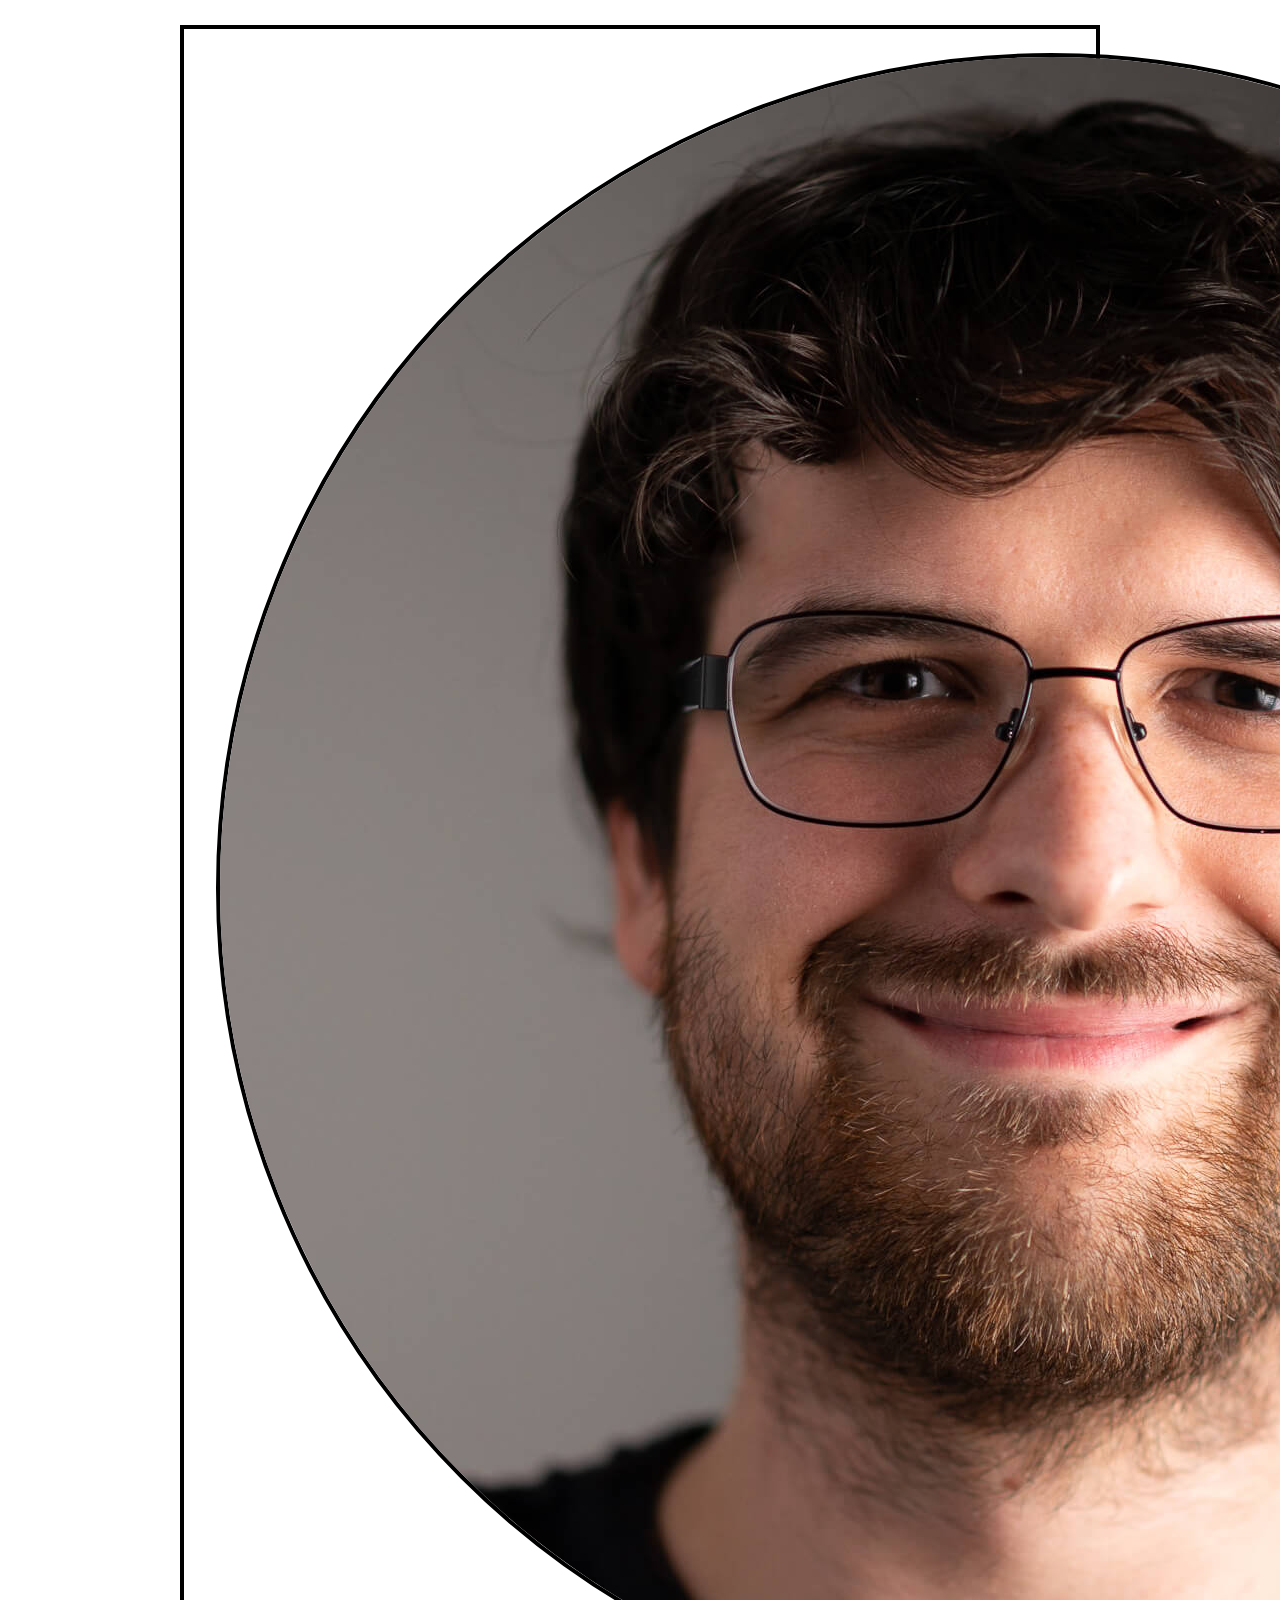
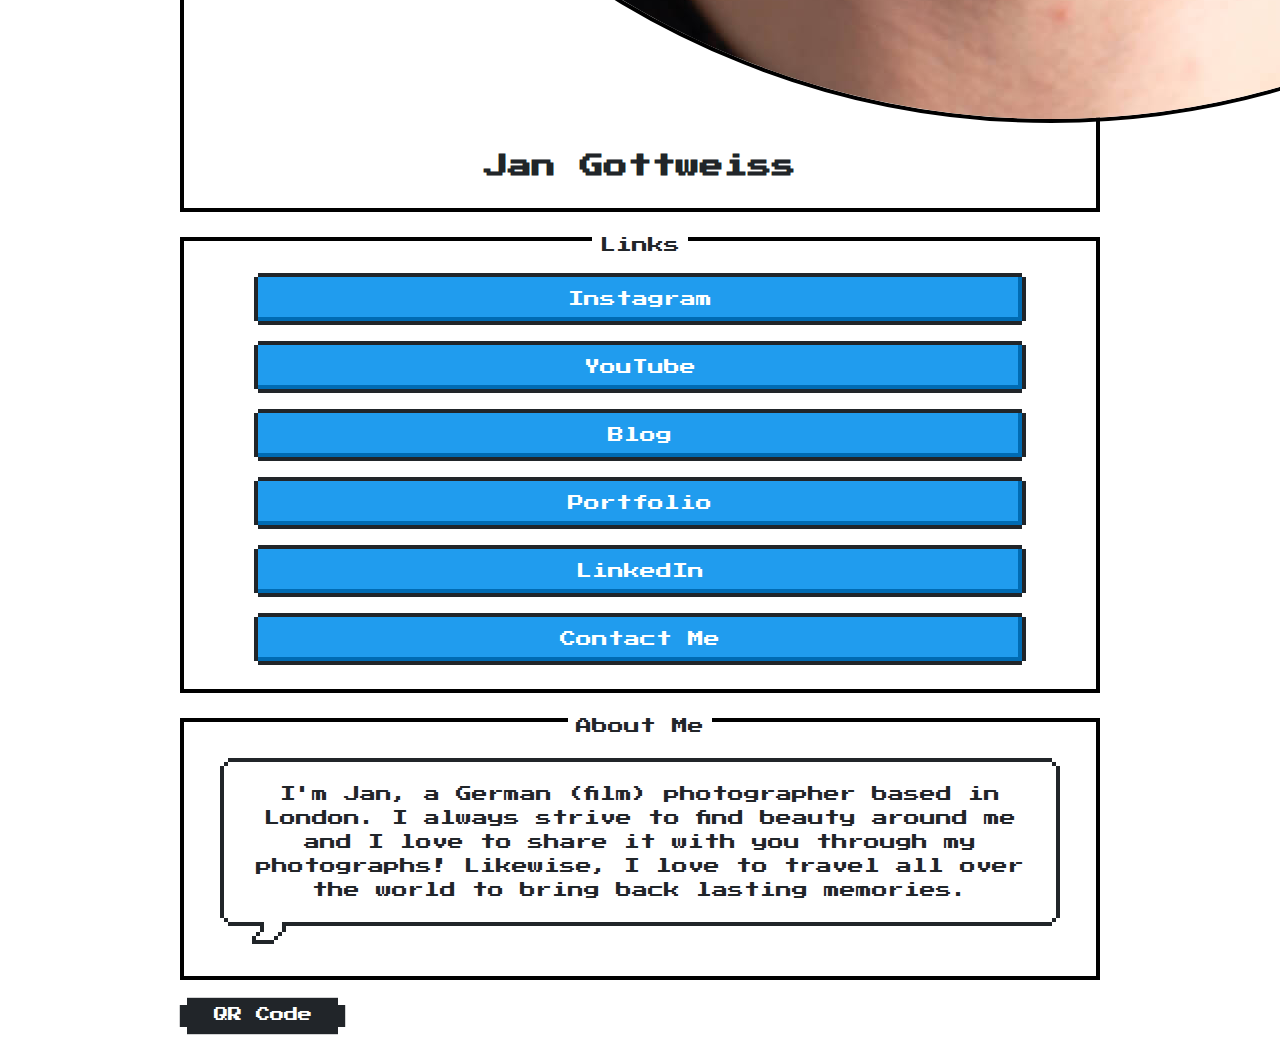
<file: index.html>
<!DOCTYPE html>
<html lang="en">

<head>
    <meta charset="UTF-8">
    <meta http-equiv="X-UA-Compatible" content="IE=edge">
    <meta name="viewport" content="width=device-width, initial-scale=1.0">
    <link rel="apple-touch-icon" sizes="57x57" href="./assets/fav/apple-icon-57x57.png">
    <link rel="apple-touch-icon" sizes="60x60" href="./assets/fav/apple-icon-60x60.png">
    <link rel="apple-touch-icon" sizes="72x72" href=".assets/fav/apple-icon-72x72.png">
    <link rel="apple-touch-icon" sizes="76x76" href="./assets/fav/apple-icon-76x76.png">
    <link rel="apple-touch-icon" sizes="114x114" href="./assets/fav/apple-icon-114x114.png">
    <link rel="apple-touch-icon" sizes="120x120" href="./assets/fav/apple-icon-120x120.png">
    <link rel="apple-touch-icon" sizes="144x144" href="./assets/fav/apple-icon-144x144.png">
    <link rel="apple-touch-icon" sizes="152x152" href="./assets/fav/apple-icon-152x152.png">
    <link rel="apple-touch-icon" sizes="180x180" href="./assets/fav/apple-icon-180x180.png">
    <link rel="icon" type="image/png" sizes="192x192" href="./assets/fav/android-icon-192x192.png">
    <link rel="icon" type="image/png" sizes="32x32" href="./assets/fav/favicon-32x32.png">
    <link rel="icon" type="image/png" sizes="96x96" href="./assets/fav/favicon-96x96.png">
    <link rel="icon" type="image/png" sizes="16x16" href="./assets/fav/favicon-16x16.png">
    <link rel="manifest" href="./assets/fav/manifest.json">
    <meta name="msapplication-TileColor" content="#ffffff">
    <meta name="msapplication-TileImage" content="./assets/fav/ms-icon-144x144.png">   
    <title>Jan Gottweiss</title>

    <link href="./nes.css" rel="stylesheet" />
    <link href="./style.css" rel="stylesheet" />
</head>

<body>
    <div class="container">

        <div class="nes-container is-centered space-top">
            <a href="https://gottweiss.photography/" target="_blank" aria-label="Link to my Portfolio">
                <img src="./assets/me-square-tiny.jpg" alt="My Profile Picture" class="me" />
            </a>
            
            <h2 class="space-top">Jan Gottweiss</h2>
        </div>
        <!---
        <div class="nes-container with-title is-centered space-top">
            <p class="title">Latest Stuff</p>
            <p>
                <a href="https://youtu.be/oLNRHmfC_Po" target="_blank">
                    <button type="button" class="link-btn nes-btn is-primary">
                        New YouTube Video
                    </button>
                </a>
            </p>                       
        </div>
        -->
        <div class="nes-container with-title is-centered space-top">
            <p class="title">Links</p>
            <p>
                <a href="https://www.instagram.com/jan.onfilm/" target="_blank" aria-label="Link to my Instagram">
                    <button type="button" class="link-btn nes-btn is-primary">Instagram</button>
                </a>
            </p>
            <p>
                <a href="https://www.youtube.com/@jan.onfilm" target="_blank" aria-label="Link to my YouTube Channel">
                    <button type="button" class="link-btn nes-btn is-primary">YouTube</button>
                </a>
            </p>
            <p>
                <a href="https://blog.gottweiss.photography/" target="_blank" aria-label="Link to my Blog">
                    <button type="button" class="link-btn nes-btn is-primary">Blog</button>
                </a>
            </p>
            <p>
                <a href="https://gottweiss.photography/" target="_blank" aria-label="Link to my Portfolio">
                    <button type="button" class="link-btn nes-btn is-primary">Portfolio</button>
                </a>
            </p>
            <p>
                <a href="https://www.linkedin.com/in/jangottweiss/" target="_blank" aria-label="Link to my Linkedin profile">
                    <button type="button" class="link-btn nes-btn is-primary">LinkedIn</button>
                </a>
            </p>
            <p>
                <a href="mailto:mail@gottweiss.photography" target="_blank" aria-label="Send me an email">
                    <button type="button" class="link-btn nes-btn is-primary">Contact Me</button>
                </a>
            </p>
        </div>
        <!-- 
        <div class="nes-container with-title is-centered space-top">
            <p class="title">Projects</p>
            <p>
                <a href="https://www.instagram.com/jan.onfilm/" target="_blank">
                    <button type="button" class="link-btn nes-btn is-primary">Instagram</button>
                </a>
            </p>           
        </div> -->

        <section class="nes-container with-title is-centered space-top">
            <p class="title">About Me</p>
            <section class="message-list">
                <section class="message -left">
                    <div class="nes-balloon from-left">
                        <p>I'm Jan, a German (film) photographer based in London. I always strive to find beauty
                            around me
                            and I love to share it with you through my photographs! Likewise, I love to travel all over
                            the
                            world to bring back lasting memories.</p>
                    </div>
                </section>
            </section>
        </section>

        <a href="/qr.html" class="nes-badge space-top space-bottom">
            <span class="is-dark">QR Code</span>
        </a>
    </div>
</body>

</html>
</file>
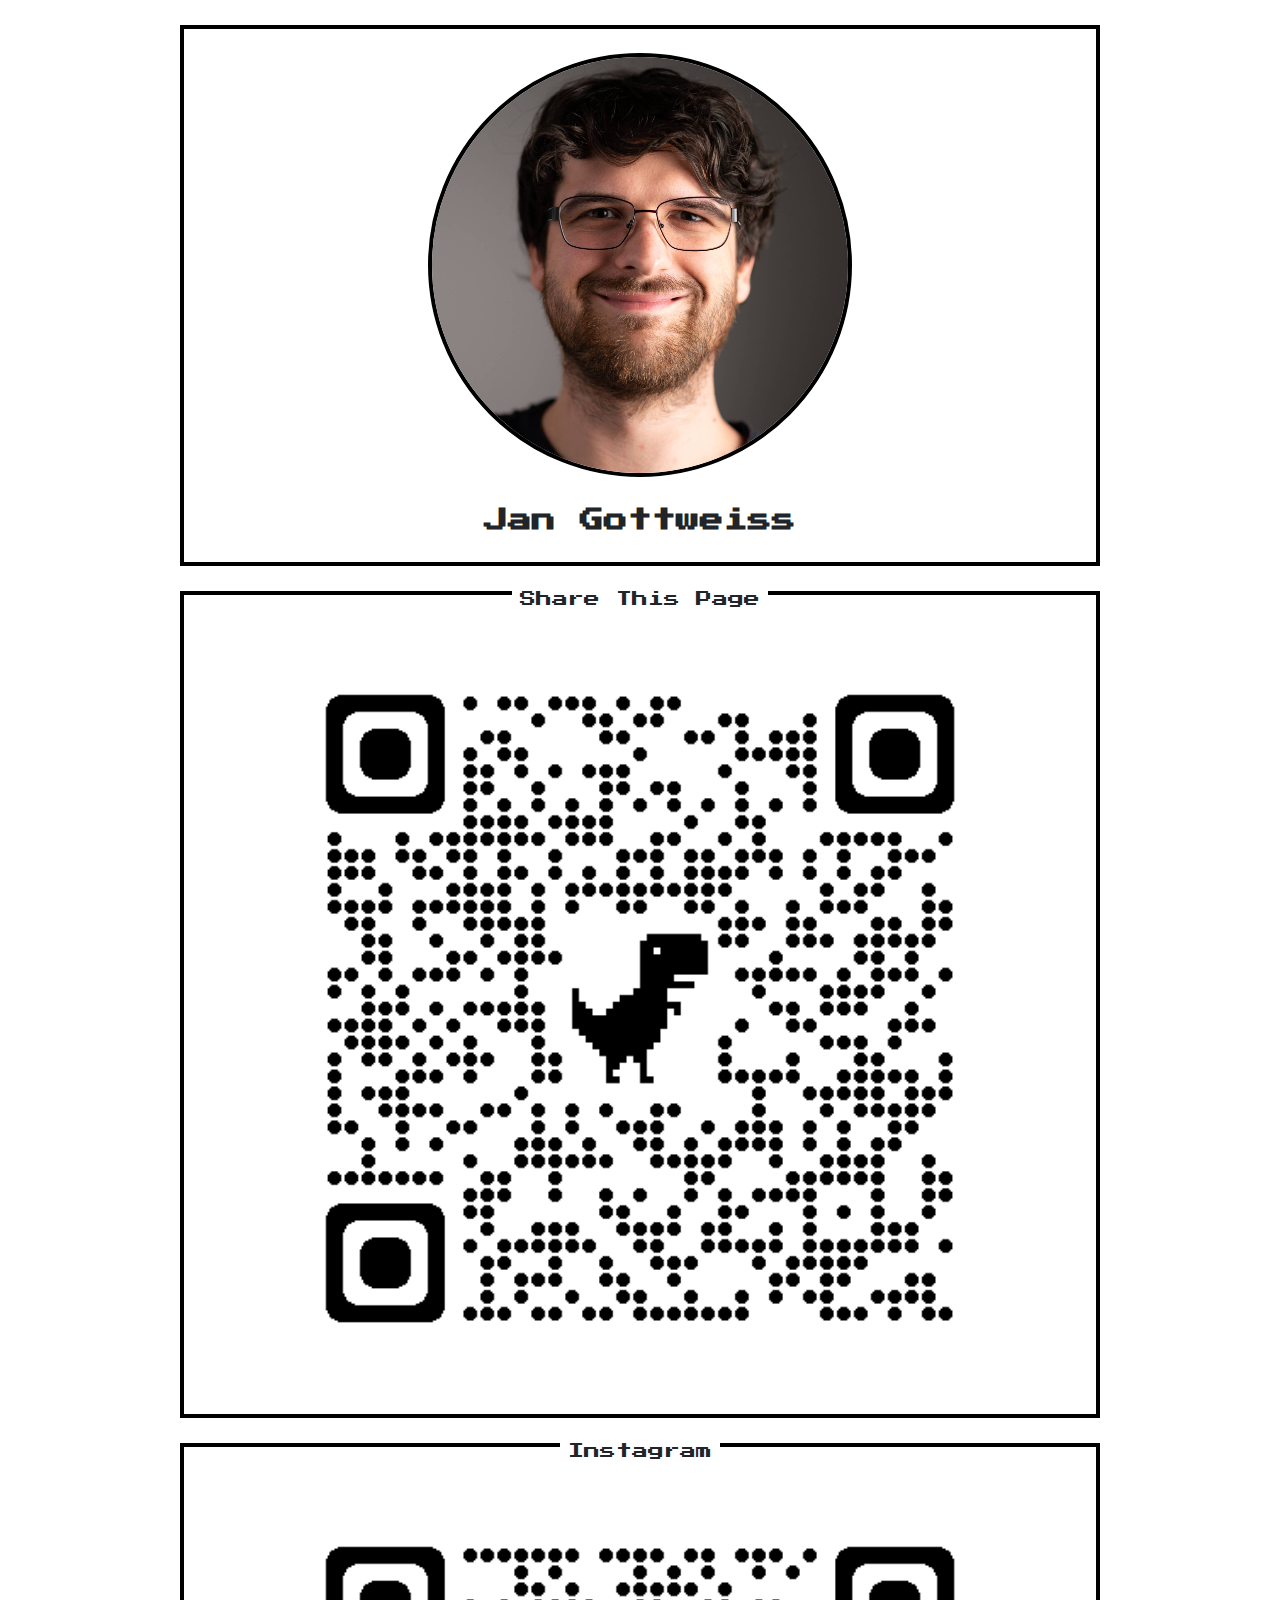
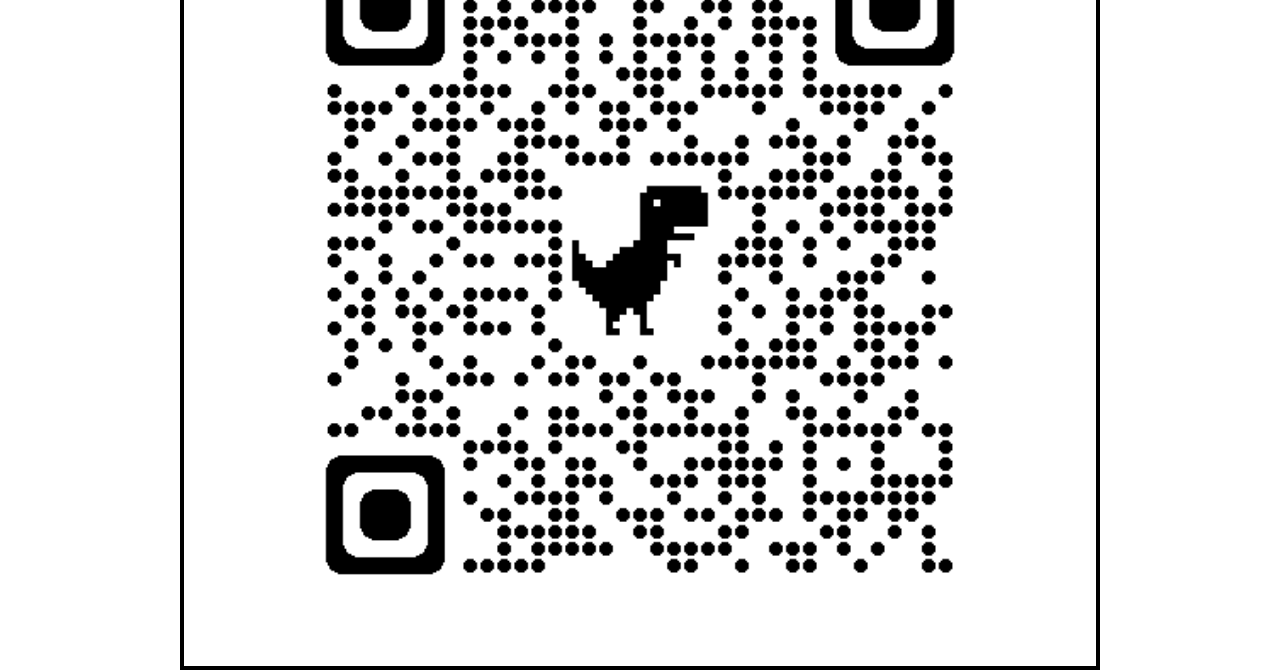
<file: qr.html>
<!DOCTYPE html>
<html lang="en">

<head>
    <meta charset="UTF-8">
    <meta http-equiv="X-UA-Compatible" content="IE=edge">
    <meta name="viewport" content="width=device-width, initial-scale=1.0">
    <title>Jan Gottweiss</title>

    <link href="./nes.css" rel="stylesheet" />
    <link href="./style.css" rel="stylesheet" />
</head>

<body>
    <div class="container">
        <div class="nes-container is-centered space-top">
            <img src="./assets/me-square-tiny.jpg" width="50%" class="me" />
            <h2 class="space-top">Jan Gottweiss</h2>
        </div>
        <div class="nes-container with-title is-centered space-top">
            <p class="title">Share This Page</p>
            <p>
                <img src="./assets/qr-linklist.png" width="90%" />
            </p>
        </div>
        <div class="nes-container with-title is-centered space-top">
            <p class="title">Instagram</p>
            <p>
                <img src="./assets/qr-ig.png" width="90%" />
            </p>
        </div>
    </div>
</body>

</html>
</file>
<file: style.css>
@font-face {
    font-family: 'PressStart2P';
    src: url('./fonts/PressStart2P-Regular.ttf') format('truetype');
    /* Chrome 4+, Firefox 3.5, Opera 10+, Safari 3—5 */
}


html,
body,
pre,
code,
kbd,
samp {
    font-family: "PressStart2P";
}


.container {
    position: relative;
    width: 100%;
    max-width: 960px;
    margin: 0 auto;
    padding: 0 20px;
    box-sizing: border-box;
}

.space-top {
    margin-top: 25px;    
}

.space-bottom {
    margin-bottom: 25px;
}

.link-btn {
    width: 90%;
}

.me {
    border-radius: 50%;
    border: 4px solid black;
}
</file>
